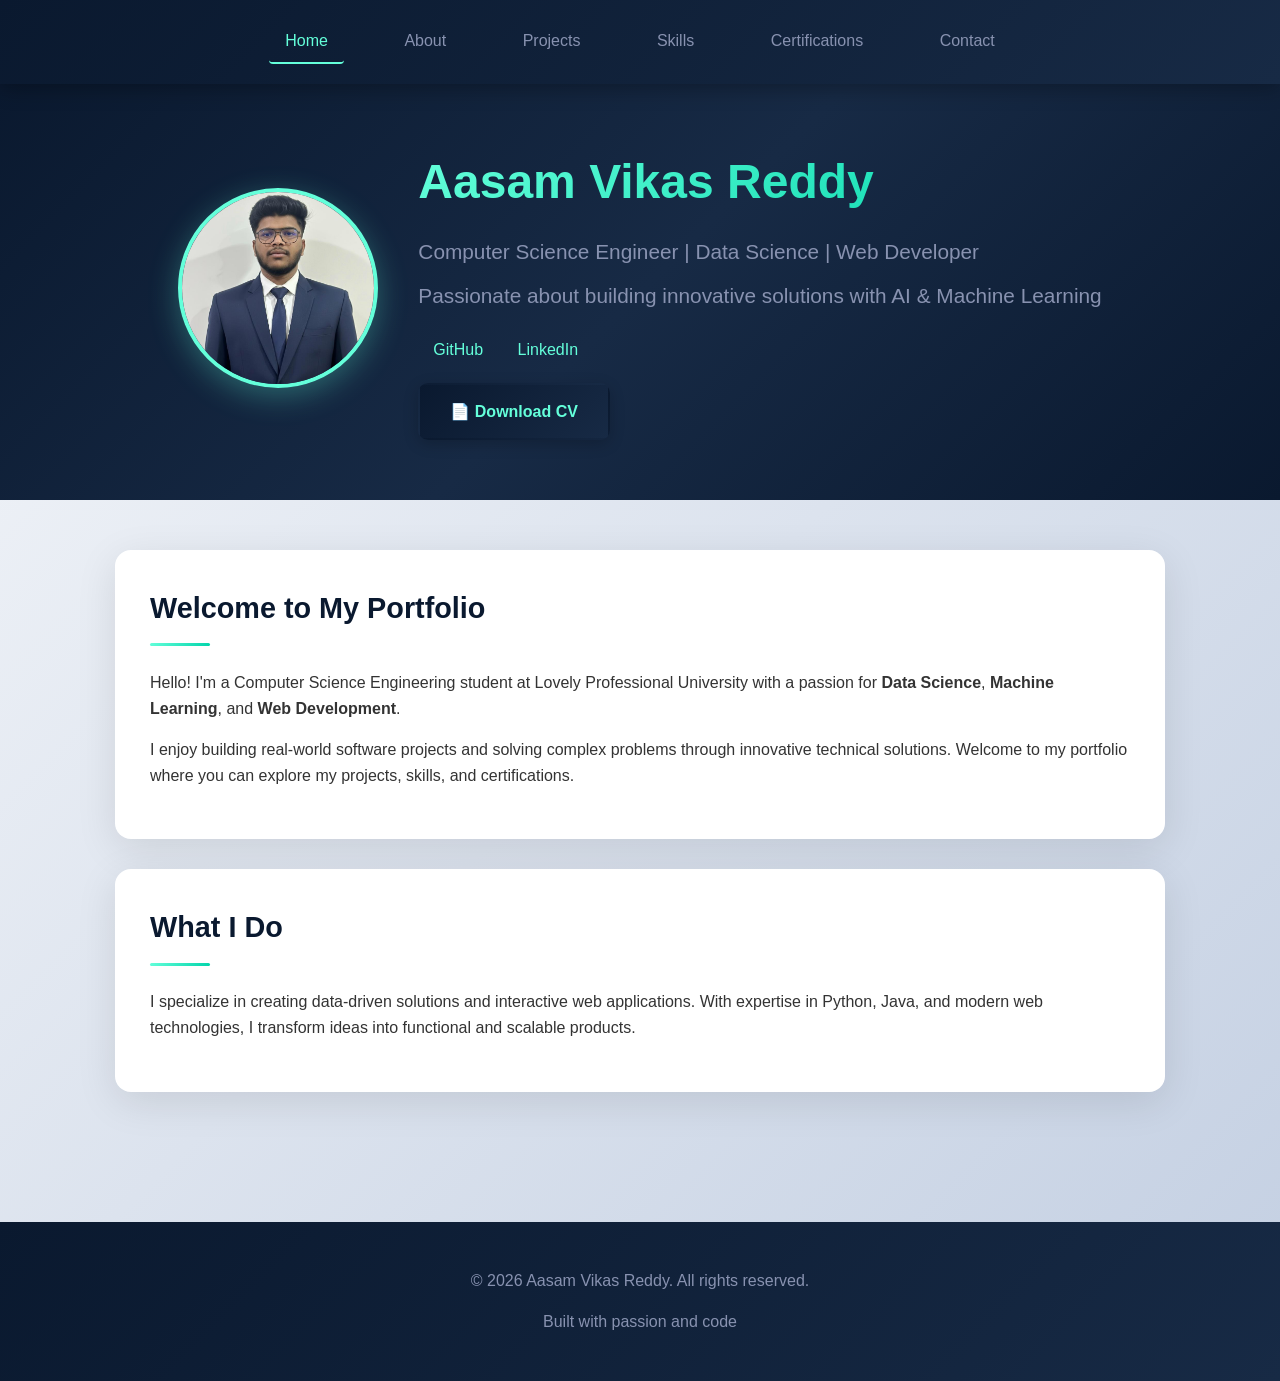
<file: index.html>
<!DOCTYPE html>
<html lang="en">
<head>
    <meta charset="UTF-8">
    <meta name="viewport" content="width=device-width, initial-scale=1.0">
    <meta name="description" content="Aasam Vikas Reddy - Computer Science Engineer specializing in Data Science, Machine Learning, and Web Development. View my portfolio and projects.">
    <title>Aasam Vikas Reddy | Computer Science Engineer</title>
    <link rel="stylesheet" href="style.css">
</head>

<body>

<nav>
    <a href="index.html" class="active">Home</a>
    <a href="about.html">About</a>
    <a href="projects.html">Projects</a>
    <a href="skills.html">Skills</a>
    <a href="certifications.html">Certifications</a>
    <a href="contact.html">Contact</a>
</nav>

<header>
    <div class="header-content">
        <div class="profile-container">
            <img src="profile pic.jpeg" alt="Aasam Vikas Reddy" class="profile-img">
        </div>
        <div class="header-text">
            <h1>Aasam Vikas Reddy</h1>
            <p>Computer Science Engineer | Data Science | Web Developer</p>
            <p>Passionate about building innovative solutions with AI & Machine Learning</p>
            <div class="social-links">
                <a href="https://github.com/Aasamvikasreddy" target="_blank" rel="noopener noreferrer">GitHub</a>
                <a href="https://linkedin.com/in/asamvikas" target="_blank" rel="noopener noreferrer">LinkedIn</a>
            </div>
            <div class="cv-download">
                <a href="AasamVikas_CV_2005 2.pdf" class="cv-download-btn" download>📄 Download CV</a>
            </div>
        </div>
    </div>
</header>

<section>
    <div class="card">
        <h2>Welcome to My Portfolio</h2>
        <p>
            Hello! I'm a Computer Science Engineering student at Lovely Professional University 
            with a passion for <strong>Data Science</strong>, <strong>Machine Learning</strong>, 
            and <strong>Web Development</strong>.
        </p>
        <p>
            I enjoy building real-world software projects and solving complex problems through 
            innovative technical solutions. Welcome to my portfolio where you can explore 
            my projects, skills, and certifications.
        </p>
    </div>

    <div class="card">
        <h2>What I Do</h2>
        <p>
            I specialize in creating data-driven solutions and interactive web applications. 
            With expertise in Python, Java, and modern web technologies, I transform ideas 
            into functional and scalable products.
        </p>
    </div>
</section>

<footer>
    <p>&copy; 2026 Aasam Vikas Reddy. All rights reserved.</p>
    <p>Built with passion and code</p>
</footer>

</body>
</html>
</file>
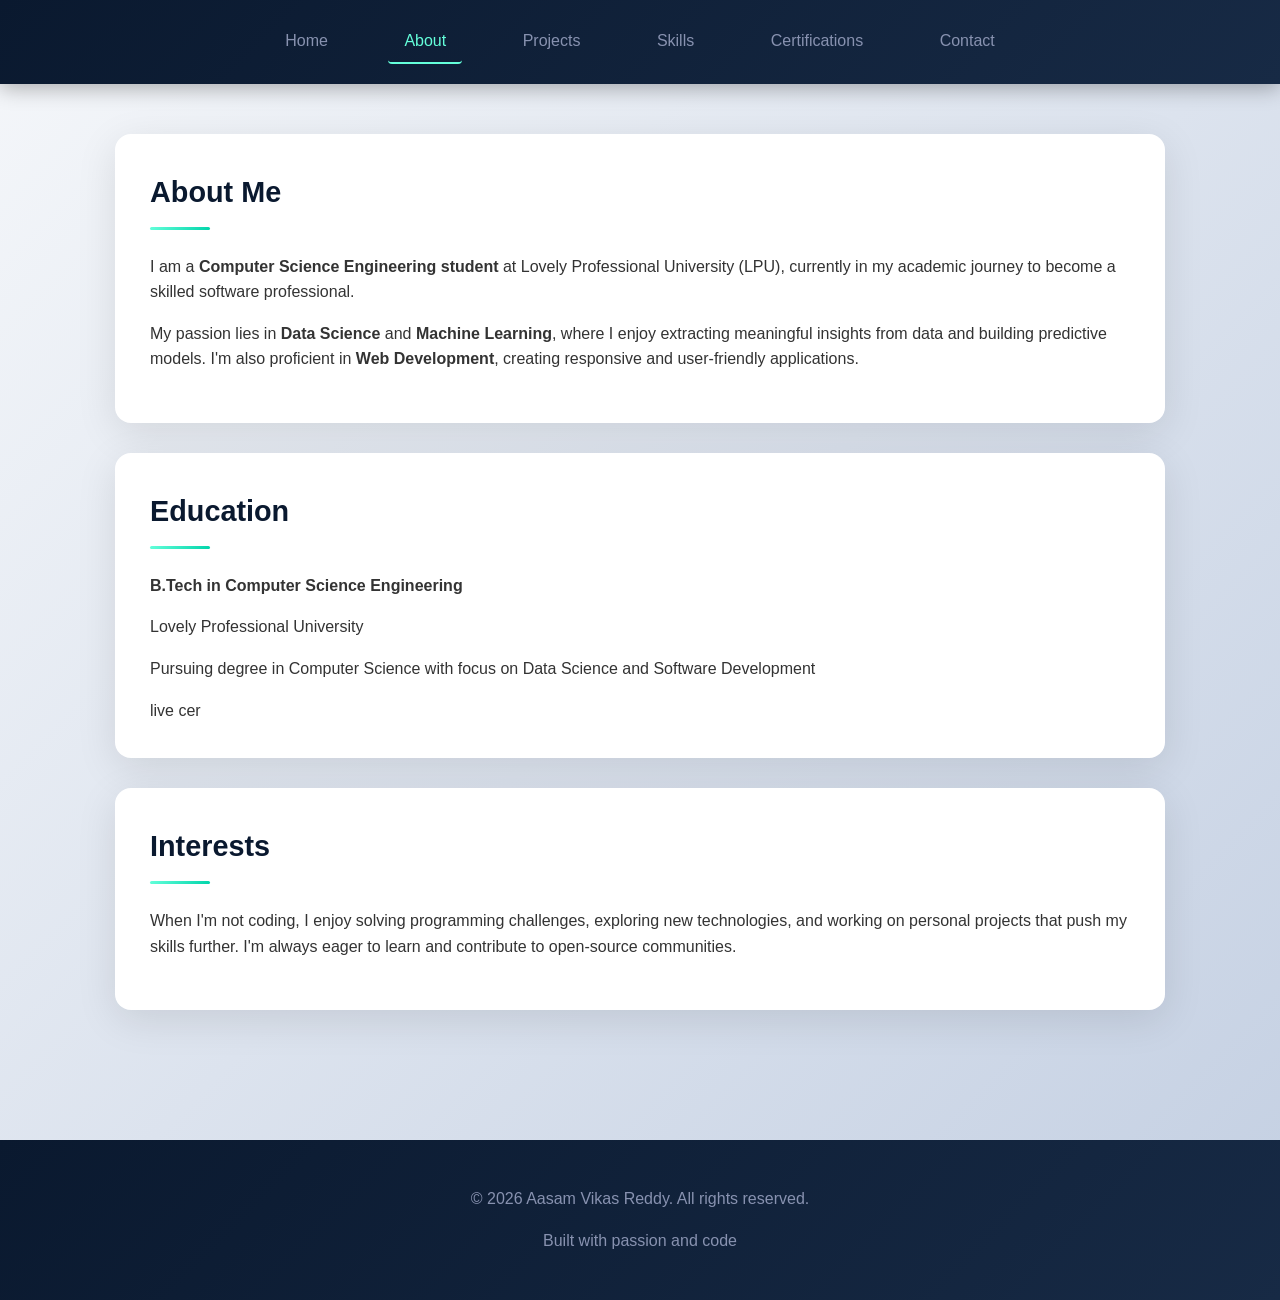
<file: about.html>
<!DOCTYPE html>
<html lang="en">
<head>
    <meta charset="UTF-8">
    <meta name="viewport" content="width=device-width, initial-scale=1.0">
    <meta name="description" content="Learn more about Aasam Vikas Reddy - Computer Science Engineering student at LPU passionate about Data Science and Web Development.">
    <title>About Me | Aasam Vikas Reddy</title>
    <link rel="stylesheet" href="style.css">
</xai:function_call)

</head>

<body>

<nav>
    <a href="index.html">Home</a>
    <a href="about.html" class="active">About</a>
    <a href="projects.html">Projects</a>
    <a href="skills.html">Skills</a>
    <a href="certifications.html">Certifications</a>
    <a href="contact.html">Contact</a>
</nav>

<section>
    <div class="card">
        <h2>About Me</h2>
        <p>
            I am a <strong>Computer Science Engineering student</strong> at Lovely Professional University (LPU), 
            currently in my academic journey to become a skilled software professional.
        </p>
        <p>
            My passion lies in <strong>Data Science</strong> and <strong>Machine Learning</strong>, where I enjoy 
            extracting meaningful insights from data and building predictive models. I'm also proficient in 
            <strong>Web Development</strong>, creating responsive and user-friendly applications.
        </p>
    </div>

    <div class="card">
        <h2>Education</h2>
        <p><strong>B.Tech in Computer Science Engineering</strong></p>
        <p>Lovely Professional University</p>
        <p>Pursuing degree in Computer Science with focus on Data Science and Software Development</p>
live cer    </div>

    <div class="card">
        <h2>Interests</h2>
        <p>
            When I'm not coding, I enjoy solving programming challenges, exploring new technologies, 
            and working on personal projects that push my skills further. I'm always eager to learn 
            and contribute to open-source communities.
        </p>
    </div>
</section>

<footer>
    <p>&copy; 2026 Aasam Vikas Reddy. All rights reserved.</p>
    <p>Built with passion and code</p>
</footer>

</body>
</html>
</file>
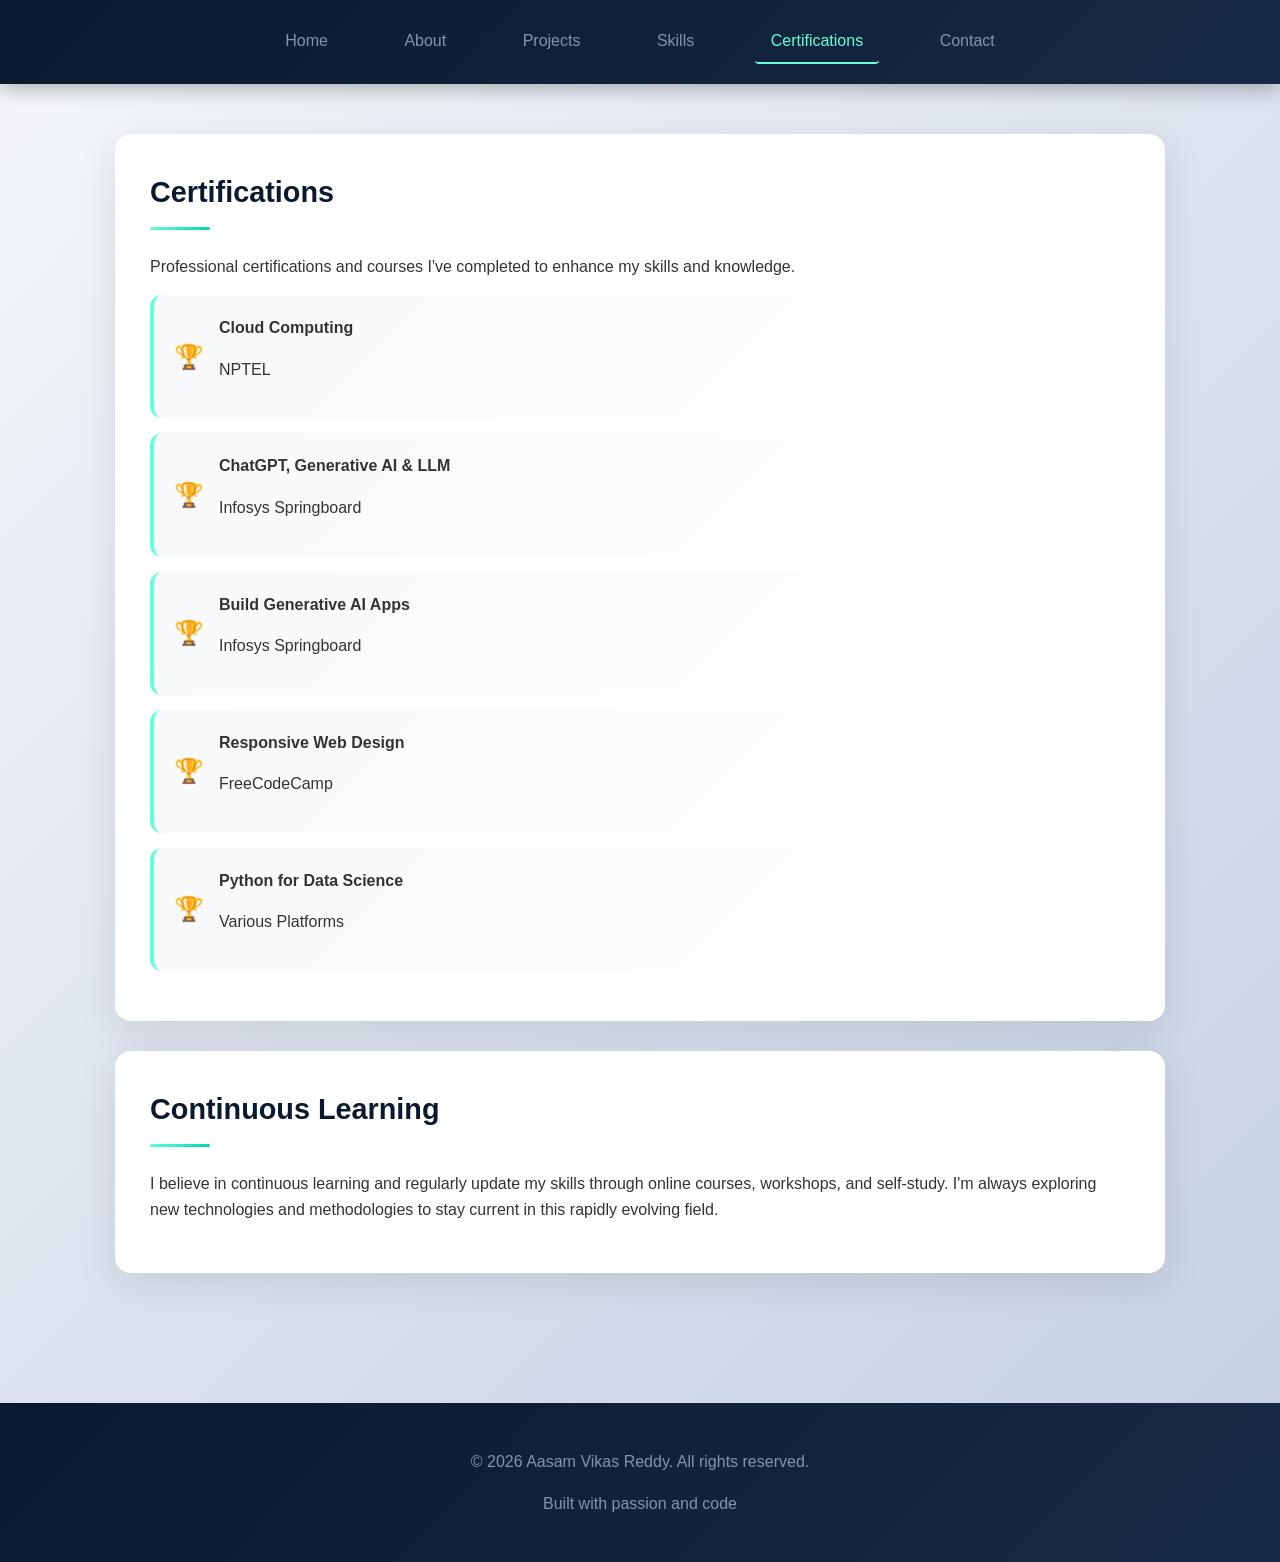
<file: certifications.html>
<!DOCTYPE html>
<html lang="en">
<head>
    <meta charset="UTF-8">
    <meta name="viewport" content="width=device-width, initial-scale=1.0">
    <meta name="description" content="Certifications and courses completed by Aasam Vikas Reddy - Cloud Computing, AI, Web Development, and more.">
    <title>Certifications | Aasam Vikas Reddy</title>
    <link rel="stylesheet" href="style.css">
</xai:function_call)

</head>

<body>

<nav>
    <a href="index.html">Home</a>
    <a href="about.html">About</a>
    <a href="projects.html">Projects</a>
    <a href="skills.html">Skills</a>
    <a href="certifications.html" class="active">Certifications</a>
    <a href="contact.html">Contact</a>
</nav>

<section>
    <div class="card">
        <h2>Certifications</h2>
        <p>Professional certifications and courses I've completed to enhance my skills and knowledge.</p>
        
        <ul class="cert-list">
            <li>
                <div>
                    <strong>Cloud Computing</strong>
                    <p>NPTEL</p>
                </div>
            </li>
            <li>
                <div>
                    <strong>ChatGPT, Generative AI & LLM</strong>
                    <p>Infosys Springboard</p>
                </div>
            </li>
            <li>
                <div>
                    <strong>Build Generative AI Apps</strong>
                    <p>Infosys Springboard</p>
                </div>
            </li>
            <li>
                <div>
                    <strong>Responsive Web Design</strong>
                    <p>FreeCodeCamp</p>
                </div>
            </li>
            <li>
                <div>
                    <strong>Python for Data Science</strong>
                    <p>Various Platforms</p>
                </div>
            </li>
        </ul>
    </div>

    <div class="card">
        <h2>Continuous Learning</h2>
        <p>
            I believe in continuous learning and regularly update my skills through online courses, 
            workshops, and self-study. I'm always exploring new technologies and methodologies 
            to stay current in this rapidly evolving field.
        </p>
    </div>
</section>

<footer>
    <p>&copy; 2026 Aasam Vikas Reddy. All rights reserved.</p>
    <p>Built with passion and code</p>
</footer>

</body>
</html>
</file>
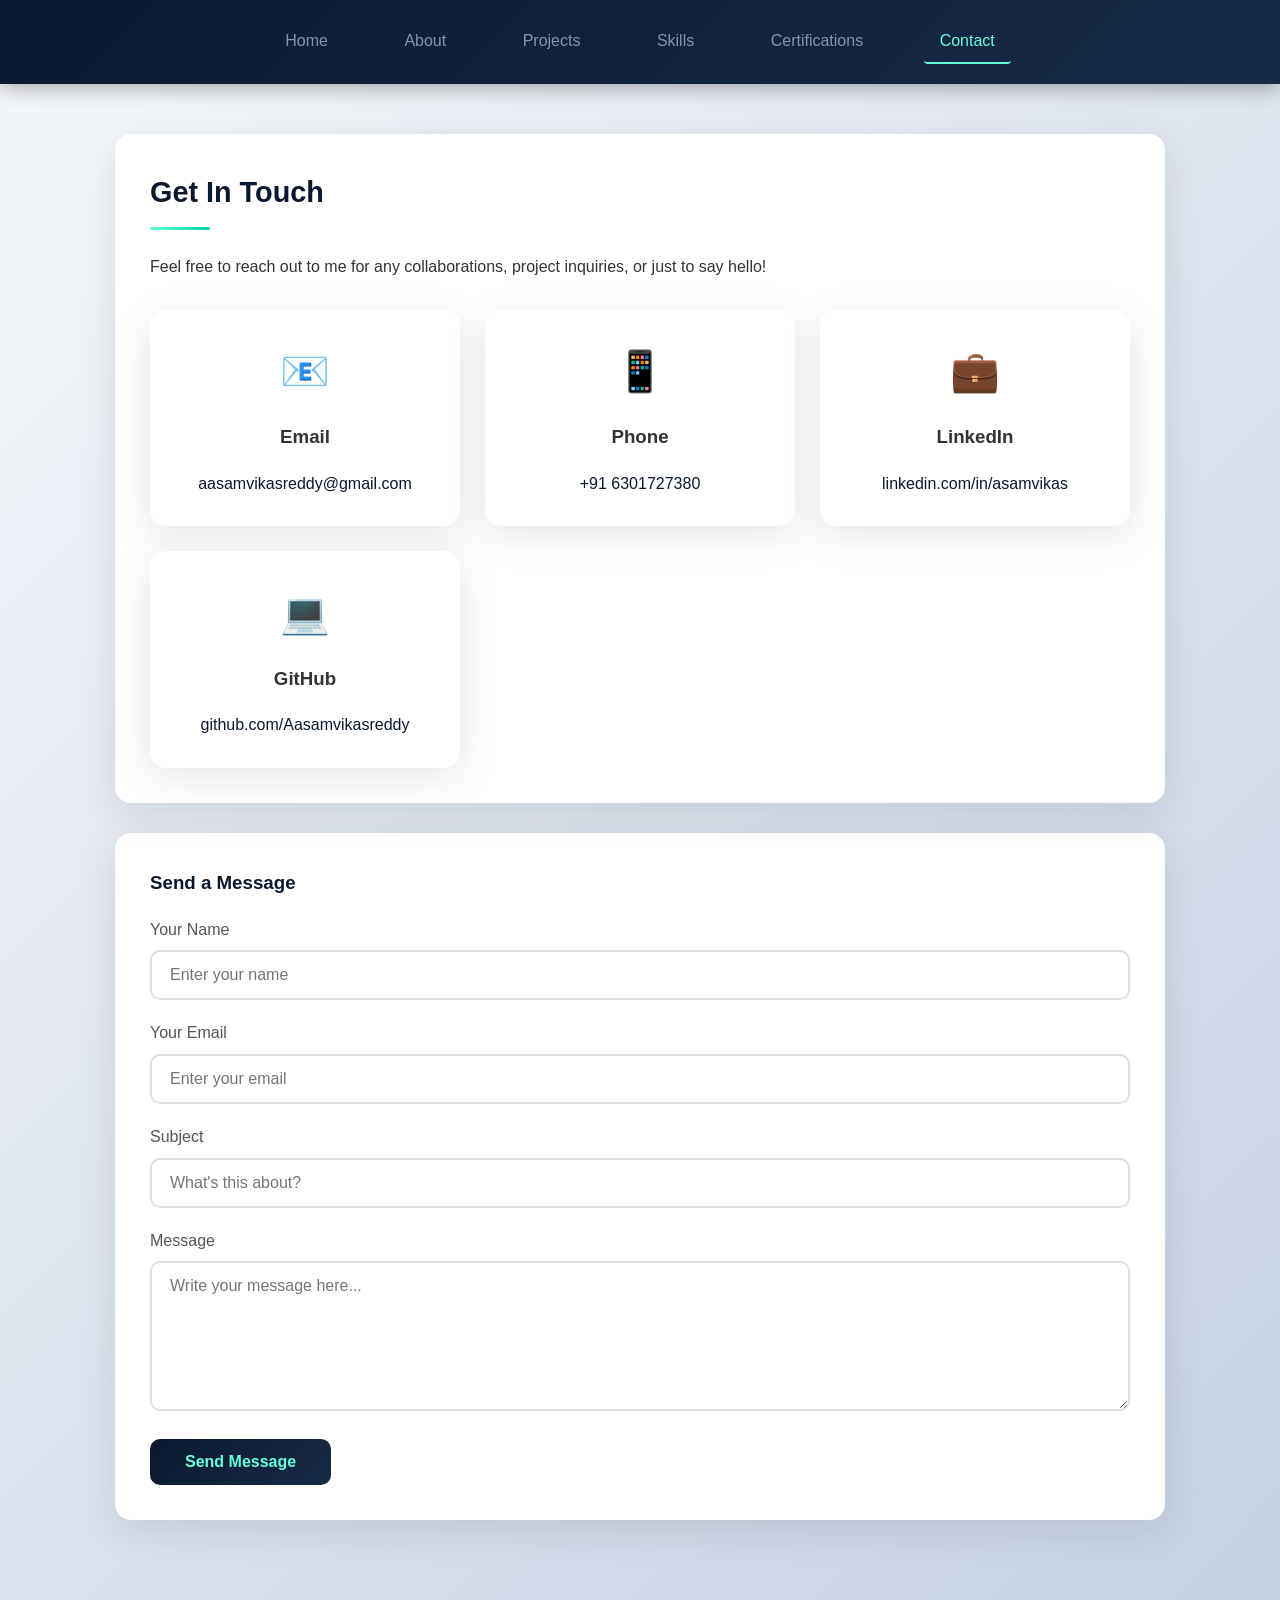
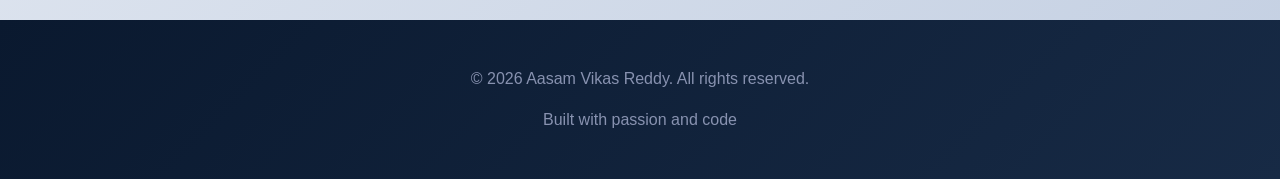
<file: contact.html>
<!DOCTYPE html>
<html lang="en">
<head>
    <meta charset="UTF-8">
    <meta name="viewport" content="width=device-width, initial-scale=1.0">
    <meta name="description" content="Contact Aasam Vikas Reddy - Get in touch for collaborations, projects, or inquiries.">
    <title>Contact | Aasam Vikas Reddy</title>
    <link rel="stylesheet" href="style.css">
</xai:function_call) 

</head>

<body>

<nav>
    <a href="index.html">Home</a>
    <a href="about.html">About</a>
    <a href="projects.html">Projects</a>
    <a href="skills.html">Skills</a>
    <a href="certifications.html">Certifications</a>
    <a href="contact.html" class="active">Contact</a>
</nav>

<section>
    <div class="card">
        <h2>Get In Touch</h2>
        <p>Feel free to reach out to me for any collaborations, project inquiries, or just to say hello!</p>
        
        <div class="contact-grid">
            <div class="contact-item">
                <div class="icon">📧</div>
                <h3>Email</h3>
                <a href="mailto:aasamvikasreddy@gmail.com">aasamvikasreddy@gmail.com</a>
            </div>
            
            <div class="contact-item">
                <div class="icon">📱</div>
                <h3>Phone</h3>
                <a href="tel:+916301727380">+91 6301727380</a>
            </div>
            
            <div class="contact-item">
                <div class="icon">💼</div>
                <h3>LinkedIn</h3>
                <a href="https://linkedin.com/in/asamvikas" target="_blank" rel="noopener noreferrer">linkedin.com/in/asamvikas</a>
            </div>
            
            <div class="contact-item">
                <div class="icon">💻</div>
                <h3>GitHub</h3>
                <a href="https://github.com/Aasamvikasreddy" target="_blank" rel="noopener noreferrer">github.com/Aasamvikasreddy</a>
            </div>
        </div>
    </div>

    <div class="contact-form">
        <h3>Send a Message</h3>
        <form action="mailto:aasamvikasreddy@gmail.com" method="post" enctype="text/plain">
            <div class="form-group">
                <label for="name">Your Name</label>
                <input type="text" id="name" name="name" placeholder="Enter your name" required>
            </div>
            
            <div class="form-group">
                <label for="email">Your Email</label>
                <input type="email" id="email" name="email" placeholder="Enter your email" required>
            </div>
            
            <div class="form-group">
                <label for="subject">Subject</label>
                <input type="text" id="subject" name="subject" placeholder="What's this about?" required>
            </div>
            
            <div class="form-group">
                <label for="message">Message</label>
                <textarea id="message" name="message" placeholder="Write your message here..." required></textarea>
            </div>
            
            <button type="submit" class="submit-btn">Send Message</button>
        </form>
    </div>
</section>

<footer>
    <p>&copy; 2026 Aasam Vikas Reddy. All rights reserved.</p>
    <p>Built with passion and code</p>
</footer>

</body>
</html>
</file>
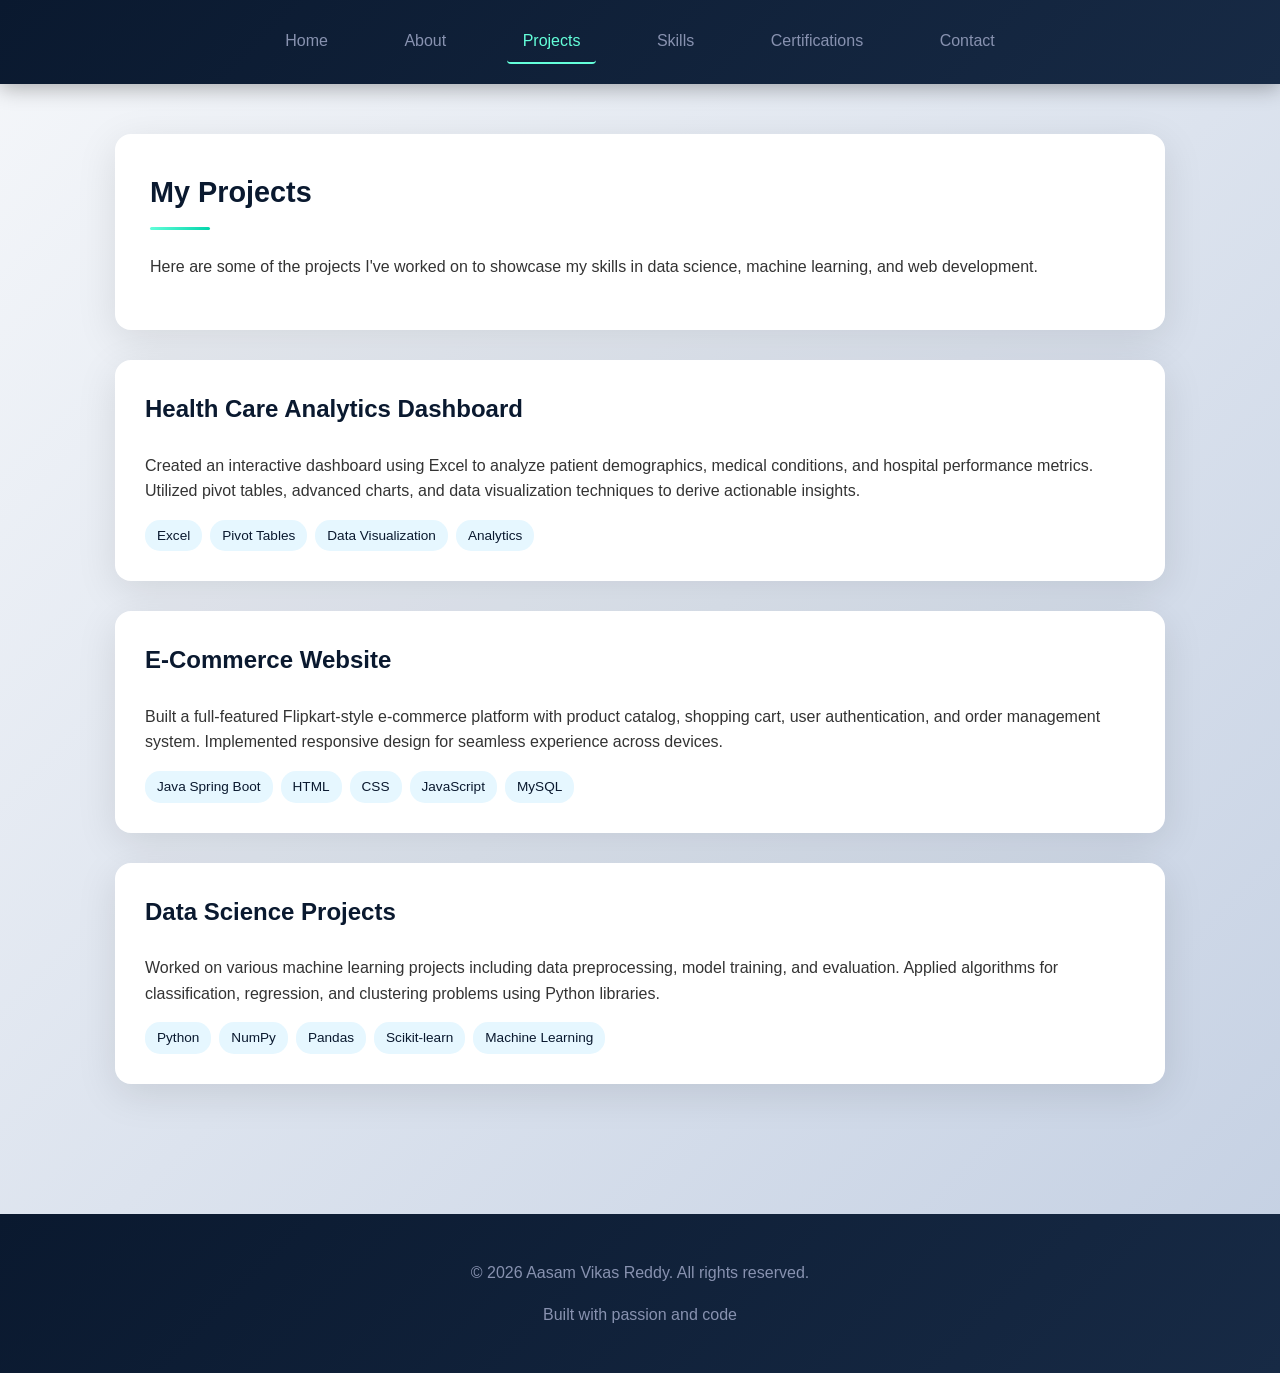
<file: projects.html>
<!DOCTYPE html>
<html lang="en">
<head>
    <meta charset="UTF-8">
    <meta name="viewport" content="width=device-width, initial-scale=1.0">
    <meta name="description" content="Explore Aasam Vikas Reddy's projects - Health Care Analytics Dashboard, E-Commerce Website, and more.">
    <title>Projects | Aasam Vikas Reddy</title>
    <link rel="stylesheet" href="style.css">
</xai:function_call)

</head>

<body>

<nav>
    <a href="index.html">Home</a>
    <a href="about.html">About</a>
    <a href="projects.html" class="active">Projects</a>
    <a href="skills.html">Skills</a>
    <a href="certifications.html">Certifications</a>
    <a href="contact.html">Contact</a>
</nav>

<section>
    <div class="card">
        <h2>My Projects</h2>
        <p>Here are some of the projects I've worked on to showcase my skills in data science, machine learning, and web development.</p>
    </div>

    <div class="project-card">
        <h3>Health Care Analytics Dashboard</h3>
        <p>
            Created an interactive dashboard using Excel to analyze patient demographics, 
            medical conditions, and hospital performance metrics. Utilized pivot tables, 
            advanced charts, and data visualization techniques to derive actionable insights.
        </p>
        <div class="tech-stack">
            <span>Excel</span>
            <span>Pivot Tables</span>
            <span>Data Visualization</span>
            <span>Analytics</span>
        </div>
    </div>

    <div class="project-card">
        <h3>E-Commerce Website</h3>
        <p>
            Built a full-featured Flipkart-style e-commerce platform with product catalog, 
            shopping cart, user authentication, and order management system. Implemented 
            responsive design for seamless experience across devices.
        </p>
        <div class="tech-stack">
            <span>Java Spring Boot</span>
            <span>HTML</span>
            <span>CSS</span>
            <span>JavaScript</span>
            <span>MySQL</span>
        </div>
    </div>

    <div class="project-card">
        <h3>Data Science Projects</h3>
        <p>
            Worked on various machine learning projects including data preprocessing, 
            model training, and evaluation. Applied algorithms for classification, 
            regression, and clustering problems using Python libraries.
        </p>
        <div class="tech-stack">
            <span>Python</span>
            <span>NumPy</span>
            <span>Pandas</span>
            <span>Scikit-learn</span>
            <span>Machine Learning</span>
        </div>
    </div>
</section>

<footer>
    <p>&copy; 2026 Aasam Vikas Reddy. All rights reserved.</p>
    <p>Built with passion and code</p>
</footer>

</body>
</html>
</file>
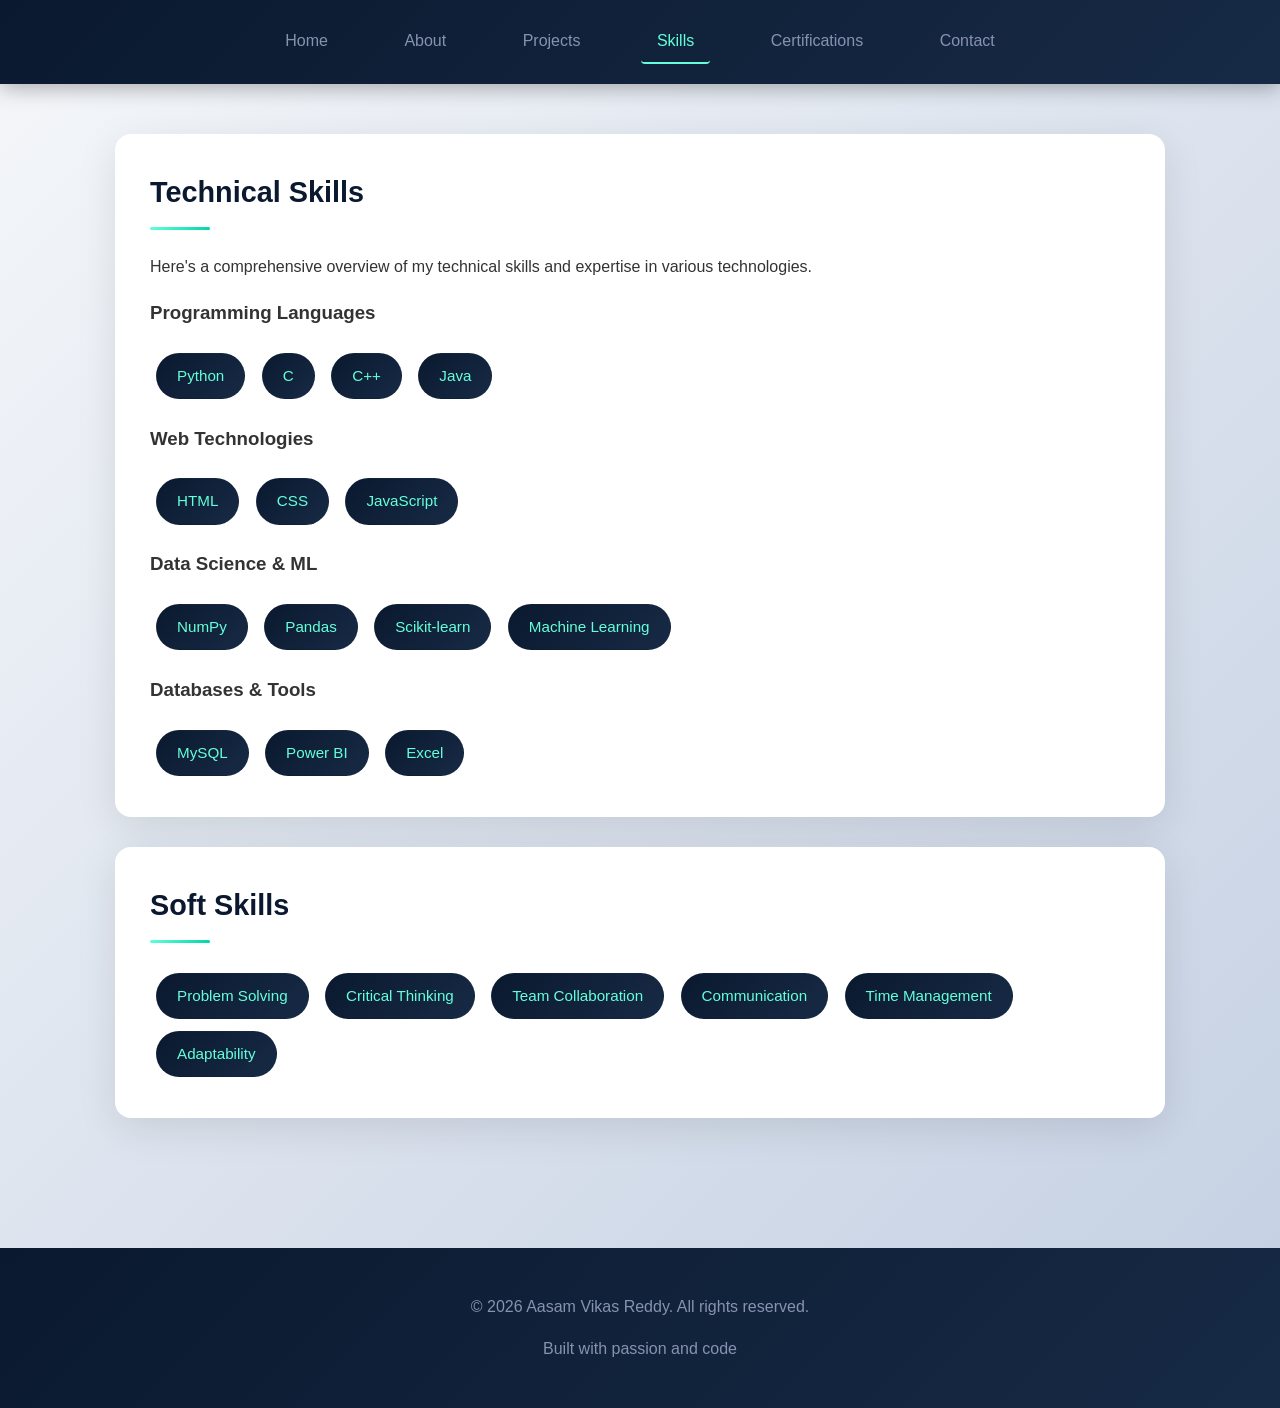
<file: skills.html>
<!DOCTYPE html>
<html lang="en">
<head>
    <meta charset="UTF-8">
    <meta name="viewport" content="width=device-width, initial-scale=1.0">
    <meta name="description" content="Technical skills of Aasam Vikas Reddy - Python, Java, Machine Learning, Web Development, and more.">
    <title>Skills | Aasam Vikas Reddy</title>
    <link rel="stylesheet" href="style.css">
</xai:function_call)

</head>

<body>

<nav>
    <a href="index.html">Home</a>
    <a href="about.html">About</a>
    <a href="projects.html">Projects</a>
    <a href="skills.html" class="active">Skills</a>
    <a href="certifications.html">Certifications</a>
    <a href="contact.html">Contact</a>
</nav>

<section>
    <div class="card">
        <h2>Technical Skills</h2>
        <p>Here's a comprehensive overview of my technical skills and expertise in various technologies.</p>
        
        <h3>Programming Languages</h3>
        <div class="skills">
            <span>Python</span>
            <span>C</span>
            <span>C++</span>
            <span>Java</span>
        </div>

        <h3>Web Technologies</h3>
        <div class="skills">
            <span>HTML</span>
            <span>CSS</span>
            <span>JavaScript</span>
        </div>

        <h3>Data Science & ML</h3>
        <div class="skills">
            <span>NumPy</span>
            <span>Pandas</span>
            <span>Scikit-learn</span>
            <span>Machine Learning</span>
        </div>

        <h3>Databases & Tools</h3>
        <div class="skills">
            <span>MySQL</span>
            <span>Power BI</span>
            <span>Excel</span>
        </div>
    </div>

    <div class="card">
        <h2>Soft Skills</h2>
        <div class="skills">
            <span>Problem Solving</span>
            <span>Critical Thinking</span>
            <span>Team Collaboration</span>
            <span>Communication</span>
            <span>Time Management</span>
            <span>Adaptability</span>
        </div>
    </div>
</section>

<footer>
    <p>&copy; 2026 Aasam Vikas Reddy. All rights reserved.</p>
    <p>Built with passion and code</p>
</footer>

</body>
</html>
</file>
<file: style.css>
/* Base Styles */
* {
    box-sizing: border-box;
}

html {
    scroll-behavior: smooth;
}

body {
    font-family: 'Segoe UI', Tahoma, Geneva, Verdana, sans-serif;
    margin: 0;
    background: linear-gradient(135deg, #f5f7fa 0%, #c3cfe2 100%);
    min-height: 100vh;
    line-height: 1.6;
    color: #333;
}

/* Navigation */
nav {
    background: linear-gradient(135deg, #0a192f 0%, #172a45 100%);
    padding: 20px;
    text-align: center;
    position: sticky;
    top: 0;
    z-index: 1000;
    box-shadow: 0 4px 20px rgba(0, 0, 0, 0.3);
}

nav a {
    color: #8892b0;
    margin: 0 20px;
    text-decoration: none;
    font-size: 16px;
    font-weight: 500;
    transition: all 0.3s ease;
    display: inline-block;
    padding: 8px 16px;
    border-radius: 4px;
}

nav a:hover {
    color: #64ffda;
    background: rgba(100, 255, 218, 0.1);
    transform: translateY(-2px);
}

nav a.active {
    color: #64ffda;
    border-bottom: 2px solid #64ffda;
}

/* Header */
header {
    padding: 60px 20px;
    background: linear-gradient(135deg, #0a192f 0%, #172a45 50%, #0a192f 100%);
    color: white;
    position: relative;
    overflow: hidden;
}

/* Header Content - Flexbox for side-by-side layout */
.header-content {
    display: flex;
    align-items: center;
    justify-content: center;
    gap: 40px;
    max-width: 1000px;
    margin: 0 auto;
}

.header-text {
    text-align: left;
}

/* Profile Image */
.profile-container {
    flex-shrink: 0;
}

.profile-img {
    width: 200px;
    height: 200px;
    border-radius: 50%;
    object-fit: cover;
    border: 4px solid #64ffda;
    box-shadow: 0 8px 30px rgba(100, 255, 218, 0.3);
    transition: all 0.3s ease;
    animation: fadeInDown 1s ease;
}

.profile-img:hover {
    transform: scale(1.05);
    box-shadow: 0 12px 40px rgba(100, 255, 218, 0.5);
}

header h1 {
    font-size: 3rem;
    margin: 0 0 15px 0;
    background: linear-gradient(135deg, #64ffda, #00d4aa);
    -webkit-background-clip: text;
    -webkit-text-fill-color: transparent;
    background-clip: text;
    animation: fadeInDown 1s ease;
}

header p {
    font-size: 1.3rem;
    color: #8892b0;
    margin: 10px 0;
    animation: fadeInUp 1s ease 0.2s both;
}

header .social-links {
    margin-top: 25px;
    animation: fadeInUp 1s ease 0.4s both;
}

header .social-links a {
    color: #64ffda;
    text-decoration: none;
    margin: 0 15px;
    font-size: 1rem;
    transition: all 0.3s ease;
}

header .social-links a:hover {
    color: #00d4aa;
    transform: scale(1.1);
}

/* CV Download Button */
.cv-download {
    margin-top: 20px;
    animation: fadeInUp 1s ease 0.5s both;
}

.cv-download-btn {
    display: inline-block;
    background: linear-gradient(135deg, #0a192f, #172a45);
    color: #64ffda;
    padding: 14px 30px;
    text-decoration: none;
    border-radius: 10px;
    font-size: 1rem;
    font-weight: 600;
    transition: all 0.3s ease;
    border: 2px solid transparent;
    box-shadow: 0 4px 15px rgba(0, 0, 0, 0.2);
}

.cv-download-btn:hover {
    background: linear-gradient(135deg, #172a45, #0a192f);
    color: #00d4aa;
    transform: translateY(-3px) scale(1.05);
    box-shadow: 0 8px 25px rgba(100, 255, 218, 0.3);
    border-color: #64ffda;
}

@media screen and (max-width: 768px) {
    .cv-download-btn {
        padding: 12px 24px;
        font-size: 0.95rem;
    }
}

/* Main Content */
section {
    max-width: 1100px;
    margin: auto;
    padding: 50px 25px;
}

/* Cards */
.card {
    background: white;
    padding: 35px;
    margin-bottom: 30px;
    border-radius: 16px;
    box-shadow: 0 10px 40px rgba(0, 0, 0, 0.1);
    transition: all 0.4s ease;
    animation: fadeInUp 0.8s ease both;
}

.card:nth-child(1) { animation-delay: 0.1s; }
.card:nth-child(2) { animation-delay: 0.2s; }
.card:nth-child(3) { animation-delay: 0.3s; }

.card:hover {
    transform: translateY(-8px);
    box-shadow: 0 20px 60px rgba(0, 0, 0, 0.15);
}

.card h2 {
    color: #0a192f;
    margin-top: 0;
    font-size: 1.8rem;
    position: relative;
    padding-bottom: 15px;
}

.card h2::after {
    content: '';
    position: absolute;
    bottom: 0;
    left: 0;
    width: 60px;
    height: 3px;
    background: linear-gradient(135deg, #64ffda, #00d4aa);
    border-radius: 2px;
}

/* Skills */
.skills-container {
    display: flex;
    flex-wrap: wrap;
    gap: 12px;
    margin-top: 20px;
}

.skills span {
    display: inline-block;
    background: linear-gradient(135deg, #0a192f, #172a45);
    color: #64ffda;
    padding: 10px 20px;
    margin: 6px;
    border-radius: 25px;
    font-size: 0.95rem;
    font-weight: 500;
    transition: all 0.3s ease;
    cursor: default;
    border: 1px solid transparent;
}

.skills span:hover {
    background: linear-gradient(135deg, #64ffda, #00d4aa);
    color: #0a192f;
    transform: scale(1.05);
    box-shadow: 0 5px 20px rgba(100, 255, 218, 0.3);
}

/* Project Cards */
.project-card {
    background: white;
    padding: 30px;
    margin-bottom: 30px;
    border-radius: 16px;
    box-shadow: 0 10px 40px rgba(0, 0, 0, 0.1);
    transition: all 0.4s ease;
    position: relative;
    overflow: hidden;
}

.project-card::before {
    content: '';
    position: absolute;
    top: 0;
    left: 0;
    width: 4px;
    height: 100%;
    background: linear-gradient(135deg, #64ffda, #00d4aa);
    transform: scaleY(0);
    transition: transform 0.3s ease;
    transform-origin: top;
}

.project-card:hover::before {
    transform: scaleY(1);
}

.project-card:hover {
    transform: translateY(-8px);
    box-shadow: 0 20px 60px rgba(0, 0, 0, 0.15);
}

.project-card h3 {
    color: #0a192f;
    margin-top: 0;
    font-size: 1.5rem;
}

.project-card .tech-stack {
    display: flex;
    flex-wrap: wrap;
    gap: 8px;
    margin-top: 15px;
}

.project-card .tech-stack span {
    background: #e6f7ff;
    color: #0a192f;
    padding: 5px 12px;
    border-radius: 15px;
    font-size: 0.85rem;
    font-weight: 500;
}

/* Certifications List */
.cert-list {
    list-style: none;
    padding: 0;
    margin: 0;
}

.cert-list li {
    padding: 20px;
    margin-bottom: 15px;
    background: linear-gradient(135deg, #f8f9fa, #ffffff);
    border-radius: 12px;
    border-left: 4px solid #64ffda;
    transition: all 0.3s ease;
    display: flex;
    align-items: center;
}

.cert-list li::before {
    content: '🏆';
    margin-right: 15px;
    font-size: 1.5rem;
}

.cert-list li:hover {
    transform: translateX(10px);
    box-shadow: 0 5px 20px rgba(0, 0, 0, 0.1);
    background: linear-gradient(135deg, #ffffff, #f0f7ff);
}

/* Contact Section */
.contact-grid {
    display: grid;
    grid-template-columns: repeat(auto-fit, minmax(250px, 1fr));
    gap: 25px;
    margin-top: 30px;
}

.contact-item {
    background: white;
    padding: 30px;
    border-radius: 16px;
    text-align: center;
    box-shadow: 0 10px 40px rgba(0, 0, 0, 0.1);
    transition: all 0.3s ease;
}

.contact-item:hover {
    transform: translateY(-5px);
    box-shadow: 0 15px 50px rgba(0, 0, 0, 0.15);
}

.contact-item .icon {
    font-size: 2.5rem;
    margin-bottom: 15px;
}

.contact-item a {
    color: #0a192f;
    text-decoration: none;
    font-weight: 500;
    transition: color 0.3s ease;
}

.contact-item a:hover {
    color: #64ffda;
}

/* Contact Form */
.contact-form {
    background: white;
    padding: 35px;
    border-radius: 16px;
    box-shadow: 0 10px 40px rgba(0, 0, 0, 0.1);
    margin-top: 30px;
}

.contact-form h3 {
    color: #0a192f;
    margin-top: 0;
}

.form-group {
    margin-bottom: 20px;
}

.form-group label {
    display: block;
    margin-bottom: 8px;
    color: #555;
    font-weight: 500;
}

.form-group input,
.form-group textarea {
    width: 100%;
    padding: 14px 18px;
    border: 2px solid #e0e0e0;
    border-radius: 10px;
    font-size: 1rem;
    transition: all 0.3s ease;
    font-family: inherit;
}

.form-group input:focus,
.form-group textarea:focus {
    outline: none;
    border-color: #64ffda;
    box-shadow: 0 0 0 4px rgba(100, 255, 218, 0.1);
}

.form-group textarea {
    min-height: 150px;
    resize: vertical;
}

.submit-btn {
    background: linear-gradient(135deg, #0a192f, #172a45);
    color: #64ffda;
    padding: 14px 35px;
    border: none;
    border-radius: 10px;
    font-size: 1rem;
    font-weight: 600;
    cursor: pointer;
    transition: all 0.3s ease;
}

.submit-btn:hover {
    background: linear-gradient(135deg, #172a45, #0a192f);
    transform: translateY(-2px);
    box-shadow: 0 10px 30px rgba(0, 0, 0, 0.2);
}

/* Footer */
footer {
    text-align: center;
    padding: 30px;
    background: linear-gradient(135deg, #0a192f, #172a45);
    color: #8892b0;
    margin-top: 50px;
}

footer a {
    color: #64ffda;
    text-decoration: none;
}

footer a:hover {
    text-decoration: underline;
}

/* Animations */
@keyframes fadeInDown {
    from {
        opacity: 0;
        transform: translateY(-30px);
    }
    to {
        opacity: 1;
        transform: translateY(0);
    }
}

@keyframes fadeInUp {
    from {
        opacity: 0;
        transform: translateY(30px);
    }
    to {
        opacity: 1;
        transform: translateY(0);
    }
}

@keyframes fadeIn {
    from { opacity: 0; }
    to { opacity: 1; }
}

@keyframes pulse {
    0%, 100% { transform: scale(1); }
    50% { transform: scale(1.05); }
}

/* Responsive Design */
@media screen and (max-width: 768px) {
    nav {
        padding: 15px 10px;
    }

    nav a {
        display: block;
        margin: 8px 0;
        font-size: 16px;
    }

    .header-content {
        flex-direction: column;
        gap: 25px;
    }

    .header-text {
        text-align: center;
    }

    .profile-img {
        width: 150px;
        height: 150px;
    }

    header h1 {
        font-size: 2rem;
    }

    header p {
        font-size: 1rem;
    }

    section {
        padding: 30px 15px;
    }

    .card {
        padding: 25px;
    }

    .contact-grid {
        grid-template-columns: 1fr;
    }

    .skills span {
        padding: 8px 15px;
        font-size: 0.85rem;
    }
}

@media screen and (max-width: 480px) {
    header {
        padding: 60px 15px;
    }

    header h1 {
        font-size: 1.7rem;
    }

    .card h2 {
        font-size: 1.4rem;
    }

    .project-card {
        padding: 20px;
    }
}

/* Print Styles */
@media print {
    nav, footer, .contact-form {
        display: none;
    }

    body {
        background: white;
    }

    .card {
        box-shadow: none;
        border: 1px solid #ddd;
    }
}
</file>
